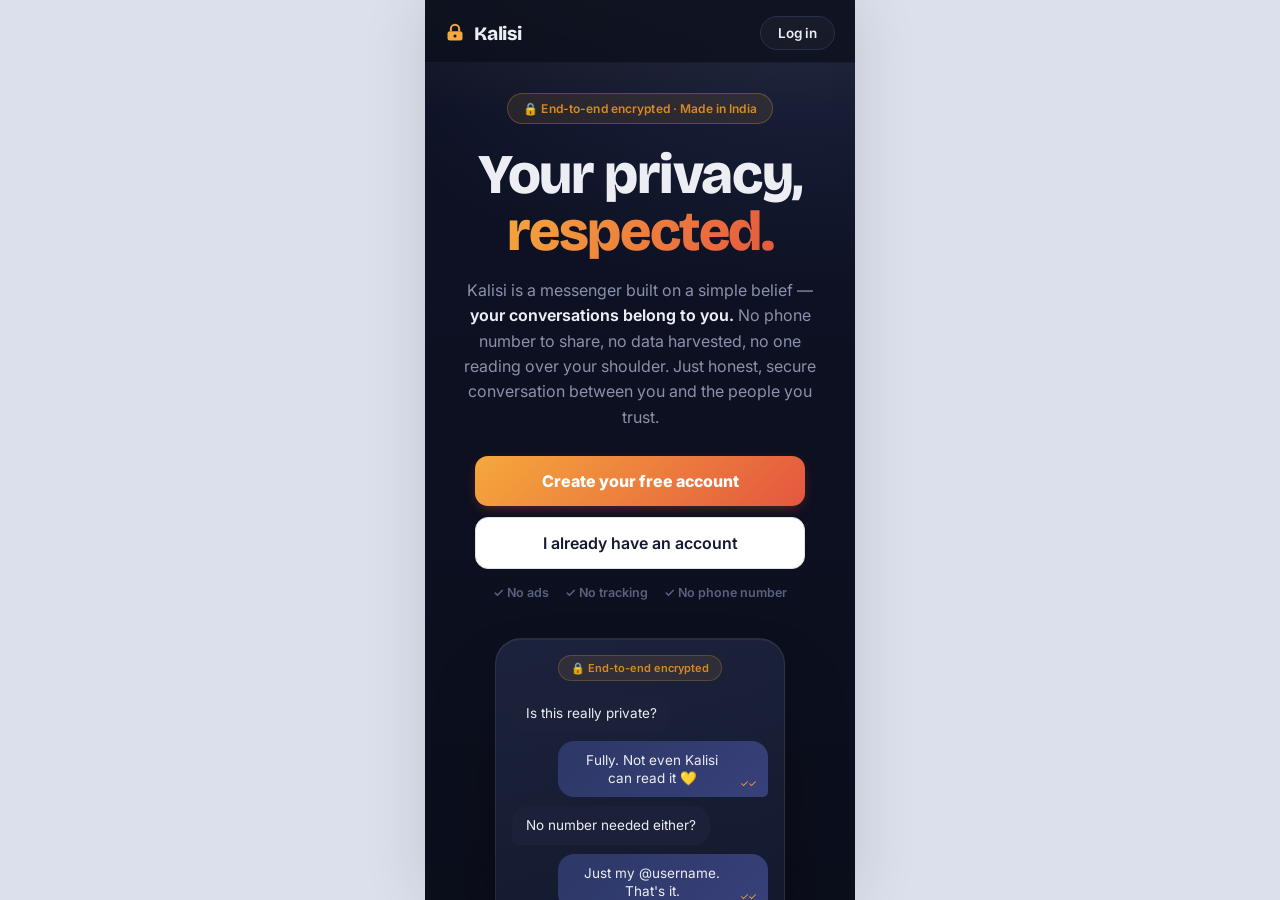
<file: index.html>
<!DOCTYPE html>
<html lang="en" data-theme="light">
<head>
<meta charset="UTF-8">
<meta name="viewport" content="width=device-width, initial-scale=1.0, viewport-fit=cover, user-scalable=no">
<meta name="theme-color" content="#0D1120">
<title>Kalisi — Private messenger. No phone number.</title>
<meta name="description" content="Kalisi is a private messenger with no phone number. End-to-end encrypted, data stays on your phone. Made in India.">
<link rel="preconnect" href="https://fonts.googleapis.com">
<link rel="preconnect" href="https://fonts.gstatic.com" crossorigin>
<link href="https://fonts.googleapis.com/css2?family=Bricolage+Grotesque:opsz,wght@12..96,500;12..96,700;12..96,800&family=Inter:wght@400;500;600;700&display=swap" rel="stylesheet">
<link rel="stylesheet" href="css/app.css?v=1.8">
<link rel="stylesheet" href="css/landing-voice.css?v=1.8">
<link rel="stylesheet" href="css/features.css?v=1.8">
</head>
<body>

<div id="phone">
  <!-- ============ LANDING (marketing homepage) ============ -->
  <div class="scr on" id="scr-landing">
    <div class="land-scroll">
      <header class="land-nav">
        <div class="land-logo">
          <svg width="20" height="20" viewBox="0 0 24 24" fill="none"><rect x="3" y="10" width="18" height="11" rx="3" fill="#F5A83C"/><path d="M7 10V7a5 5 0 0 1 10 0v3" stroke="#F5A83C" stroke-width="2.4"/><circle cx="12" cy="15.5" r="1.8" fill="#0D1120"/></svg>
          Kalisi
        </div>
        <button class="land-login" onclick="landRestore()">Log in</button>
      </header>

      <section class="hero">
        <div class="hero-badge">🔒 End-to-end encrypted · Made in India</div>
        <h1 class="hero-h1">Your privacy,<br><em>respected.</em></h1>
        <p class="hero-sub">Kalisi is a messenger built on a simple belief — <b>your conversations belong to you.</b> No phone number to share, no data harvested, no one reading over your shoulder. Just honest, secure conversation between you and the people you trust.</p>
        <div class="hero-cta">
          <button class="btn hero-start" onclick="landStart()">Create your free account</button>
          <button class="btn ghost" onclick="landRestore()">I already have an account</button>
        </div>
        <div class="trust-line">
          <span>✓ No ads</span><span>✓ No tracking</span><span>✓ No phone number</span>
        </div>
        <div class="hero-phone">
          <div class="hp-frame">
            <div class="hp-secure">🔒 End-to-end encrypted</div>
            <div class="hp-bubble them">Is this really private?</div>
            <div class="hp-bubble me">Fully. Not even Kalisi can read it 💛<span class="hp-tick">✓✓</span></div>
            <div class="hp-bubble them">No number needed either?</div>
            <div class="hp-bubble me">Just my @username. That's it.<span class="hp-tick">✓✓</span></div>
          </div>
        </div>
      </section>

      <section class="land-sec">
        <h2 class="land-h2">Privacy you can actually trust</h2>
        <p class="land-lede">We designed Kalisi so that protecting your privacy isn't a setting you switch on — it's how the app works by default.</p>
        <div class="feat-grid">
          <div class="feat">
            <div class="feat-ic" style="background:rgba(245,168,60,.14)">🪪</div>
            <h3>You, without the phone number</h3>
            <p>Sign up with a simple @username. Share it freely — your personal number stays yours.</p>
          </div>
          <div class="feat">
            <div class="feat-ic" style="background:rgba(89,201,141,.14)">🔒</div>
            <h3>Encrypted end to end</h3>
            <p>Every message is sealed on your device. Only you and the person you're talking to can read it.</p>
          </div>
          <div class="feat">
            <div class="feat-ic" style="background:rgba(127,168,245,.14)">🤝</div>
            <h3>You choose who connects</h3>
            <p>People send a request first. Nobody messages you or sees your status until you accept.</p>
          </div>
          <div class="feat">
            <div class="feat-ic" style="background:rgba(181,140,240,.14)">📮</div>
            <h3>We keep nothing</h3>
            <p>Our servers pass your messages along, then forget them. Your history lives with you, not us.</p>
          </div>
          <div class="feat">
            <div class="feat-ic" style="background:rgba(228,87,63,.14)">🎙️</div>
            <h3>Rich, private conversations</h3>
            <p>Voice notes, photos, groups and 24-hour status — all with the same protection, all included free.</p>
          </div>
          <div class="feat">
            <div class="feat-ic" style="background:rgba(95,201,201,.14)">💛</div>
            <h3>Honest by design</h3>
            <p>No ads. No selling your data. No tracking you around. Just a messenger that works for you.</p>
          </div>
        </div>
      </section>

      <section class="land-sec alt">
        <h2 class="land-h2">Simple to trust, simple to use</h2>
        <div class="how-steps">
          <div class="how-step"><span class="how-n">1</span><div><b>Pick your @username</b><p>Created right on your device. No SIM, no email, no verification queues.</p></div></div>
          <div class="how-step"><span class="how-n">2</span><div><b>Connect with people you trust</b><p>Share your username or QR. A quick request-and-accept keeps strangers out.</p></div></div>
          <div class="how-step"><span class="how-n">3</span><div><b>Talk freely</b><p>Chats, voice notes, photos and status — protected end to end, always.</p></div></div>
          <div class="how-step"><span class="how-n">4</span><div><b>Stay in control</b><p>Your chats stay on your phone. Back them up with a key only you hold.</p></div></div>
        </div>
      </section>

      <section class="land-quote">
        <div class="lq-mark">“</div>
        <p class="lq-text">Privacy isn't about hiding. It's about being respected. Kalisi is built to keep your trust — nothing more, nothing less.</p>
      </section>

      <section class="land-final">
        <h2 class="land-h2">You're in good hands.</h2>
        <p class="land-lede" style="margin-bottom:22px">Join the messenger that treats your privacy as it should be treated — as yours.</p>
        <button class="btn hero-start" onclick="landStart()">Get started — free forever</button>
        <p class="land-foot">Kalisi · kalisi.app · Private messenger · Made in India 🇮🇳<br>End-to-end encrypted · No ads · No tracking</p>
      </section>
    </div>
  </div>


  <!-- ONBOARDING -->
  <div class="scr" id="scr-onboard">
    <div>
      <div class="ob-logo">
        <svg width="18" height="18" viewBox="0 0 24 24" fill="none"><rect x="3" y="10" width="18" height="11" rx="3" fill="#F5A83C"/><path d="M7 10V7a5 5 0 0 1 10 0v3" stroke="#F5A83C" stroke-width="2.4"/><circle cx="12" cy="15.5" r="1.8" fill="#0D1120"/></svg>
        Kalisi
      </div>
      <div id="ob-step1">
        <h1 class="ob-h1">Welcome to<br><em>Kalisi.</em></h1>
        <ul class="ob-points">
          <li><span class="dot"></span><span><b>No phone number needed.</b> Just pick a @username — share it freely.</span></li>
          <li><span class="dot"></span><span><b>Encrypted end to end.</b> Only you and your contact can read your chats.</span></li>
          <li><span class="dot"></span><span><b>You stay in control.</b> Your chats live on your phone, backed up only by you.</span></li>
        </ul>
        <div class="field">
          <label for="ob-name">Your display name</label>
          <input id="ob-name" maxlength="24" placeholder="e.g. Somu" autocomplete="off">
        </div>
        <div class="field" style="margin-top:12px">
          <label for="ob-user">Choose your @username</label>
          <input id="ob-user" maxlength="20" placeholder="e.g. somu" autocomplete="off" autocapitalize="none" style="font-family:var(--mono)">
        </div>
        <button class="btn" style="margin-top:14px" onclick="obCreate()">Create my Kalisi ID</button>
        <p class="ob-note">No OTP. No SIM. No email. Nothing to verify.</p>
        <button class="btn ghost" style="margin-top:10px" onclick="restorePick()">I have a backup — restore my account</button>
      </div>
      <div id="ob-step2" class="hide">
        <h1 class="ob-h1">This is <em>you.</em></h1>
        <div id="ob-card">
          <div class="card-eyebrow">Kalisi Identity</div>
          <div class="card-id" id="ob-card-id">@····</div>
          <div class="card-name" id="ob-card-name"></div>
          <div class="card-hint">Generated on this device. Not linked to your SIM, email, or Aadhaar.</div>
        </div>
        <!-- App only: encrypted backup prompt -->
        <div id="ob-backup-block" class="hide">
          <div class="pcard" style="background:rgba(245,168,60,.08);border-color:rgba(245,168,60,.3);margin:0 0 16px">
            <div class="ph" style="color:var(--gold)">🔐 Keep your account safe</div>
            <div class="ps" style="color:var(--muted)">Your account lives on this device. Save an encrypted backup so you can restore it if you change phones. Only you can open it.</div>
          </div>
          <button class="btn" id="ob-savekey" onclick="obSaveKey()">🔐 Save encrypted backup</button>
          <button class="btn ghost hide" id="ob-enter-btn" style="margin-top:10px" onclick="obEnter()">✓ Saved — Enter Kalisi</button>
          <button class="btn ghost hide" id="ob-skip" style="margin-top:10px;color:var(--faint)" onclick="obSkipKey()">Skip for now</button>
        </div>
        <!-- Web: simple enter, no forced download -->
        <button class="btn hide" id="ob-enter-web" onclick="obEnter()">Enter Kalisi</button>
      </div>
    </div>
  </div>

  <!-- MAIN -->
  <div class="scr" id="scr-main">
    <div class="top">
      <button class="avatar" id="me-avatar" onclick="openSheet('sheet-personas')">S</button>
      <div class="brand">Kali<span>si</span></div>
      <button class="icon-btn" onclick="openNewGroup()" aria-label="New group">
        <svg width="21" height="21" viewBox="0 0 24 24" fill="none" stroke="currentColor" stroke-width="2"><circle cx="8" cy="9" r="3"/><circle cx="17" cy="10" r="2.3"/><path d="M2.5 19c.6-2.8 2.8-4.5 5.5-4.5s4.9 1.7 5.5 4.5M15 15c2.2 0 4 1.3 4.5 3.5"/></svg>
      </button>
      <button class="icon-btn" onclick="openMyQR()" aria-label="My QR code">
        <svg width="21" height="21" viewBox="0 0 24 24" fill="none" stroke="currentColor" stroke-width="2"><rect x="3" y="3" width="7" height="7" rx="1.5"/><rect x="14" y="3" width="7" height="7" rx="1.5"/><rect x="3" y="14" width="7" height="7" rx="1.5"/><path d="M14 14h3v3h-3zM20 14h1M14 20h1M20 20h1"/></svg>
      </button>
      <button class="icon-btn" onclick="openSettings()" aria-label="Settings">
        <svg width="21" height="21" viewBox="0 0 24 24" fill="none" stroke="currentColor" stroke-width="2"><circle cx="12" cy="12" r="3"/><path d="M12 2v3M12 19v3M2 12h3M19 12h3M5 5l2 2M17 17l2 2M19 5l-2 2M7 17l-2 2"/></svg>
      </button>
    </div>
    <div class="tabpane on" id="pane-chats">
      <div id="backup-nag" class="hide" style="margin:0 16px 10px;background:rgba(228,87,63,.1);border:1px solid rgba(228,87,63,.3);border-radius:11px;padding:10px 13px;font-size:13px;color:var(--text);display:flex;align-items:center;gap:10px">
        <span style="flex:1">🔐 Your account isn't backed up. Save a recovery key so you never lose it.</span>
        <button class="btn" style="width:auto;padding:8px 12px;font-size:13px" onclick="backupData()">Save</button>
      </div>
      <div class="search">
        <svg width="16" height="16" viewBox="0 0 24 24" fill="none" stroke="#5A6180" stroke-width="2.4"><circle cx="11" cy="11" r="7"/><path d="m20 20-3.5-3.5"/></svg>
        <input id="chat-search" placeholder="Search chats" oninput="renderChats()">
      </div>
      <div id="chat-list"></div>
    </div>
    <div class="tabpane" id="pane-status"><div class="sect" id="status-body"></div></div>
    <div class="tabpane" id="pane-connect"><div class="sect" id="connect-body"></div></div>
    <div class="tabpane" id="pane-privacy"><div class="sect" id="privacy-body"></div></div>
    <div class="tabs">
      <button class="tab on" data-pane="pane-chats" onclick="switchTab(this)">
        <svg width="21" height="21" viewBox="0 0 24 24" fill="none" stroke="currentColor" stroke-width="2"><path d="M21 12a8.5 8.5 0 0 1-8.5 8.5c-1.6 0-3.1-.4-4.4-1.2L3 21l1.7-5.1A8.5 8.5 0 1 1 21 12Z"/></svg>
        Chats</button>
      <button class="tab" data-pane="pane-status" onclick="switchTab(this)">
        <svg width="21" height="21" viewBox="0 0 24 24" fill="none" stroke="currentColor" stroke-width="2"><circle cx="12" cy="12" r="9" stroke-dasharray="4 3"/><circle cx="12" cy="12" r="3.5" fill="currentColor" stroke="none"/></svg>
        Status</button>
      <button class="tab" data-pane="pane-connect" onclick="switchTab(this)">
        <svg width="21" height="21" viewBox="0 0 24 24" fill="none" stroke="currentColor" stroke-width="2"><circle cx="9" cy="8" r="3.5"/><path d="M2.5 20c.8-3.2 3.4-5 6.5-5s5.7 1.8 6.5 5"/><path d="M17 8h5M19.5 5.5v5"/></svg>
        Connect<span id="req-badge" class="tab-badge hide"></span></button>
      <button class="tab" data-pane="pane-privacy" onclick="switchTab(this)">
        <svg width="21" height="21" viewBox="0 0 24 24" fill="none" stroke="currentColor" stroke-width="2"><path d="M12 2.5 4.5 5.5v5c0 4.8 3.2 8.6 7.5 10.5 4.3-1.9 7.5-5.7 7.5-10.5v-5L12 2.5Z"/><path d="m8.8 11.8 2.2 2.2 4.2-4.5"/></svg>
        Privacy</button>
    </div>
  </div>

  <!-- CHAT -->
  <div class="scr" id="scr-chat">
    <div id="chat-top">
      <button class="icon-btn" onclick="closeChat()" aria-label="Back">
        <svg width="22" height="22" viewBox="0 0 24 24" fill="none" stroke="currentColor" stroke-width="2.4"><path d="M15 5l-7 7 7 7"/></svg>
      </button>
      <div class="avatar small" id="chat-avatar">R</div>
      <div class="chat-title">
        <div class="n" id="chat-name">—</div>
        <div class="s" id="chat-sub">
          <svg width="11" height="11" viewBox="0 0 24 24" fill="currentColor"><rect x="4" y="10" width="16" height="11" rx="2.5"/><path d="M8 10V7a4 4 0 0 1 8 0v3" stroke="currentColor" stroke-width="2.6" fill="none"/></svg>
          <span id="chat-sub-t">End-to-end encrypted</span>
        </div>
      </div>
      <button class="icon-btn" onclick="openTimerSheet()" aria-label="Disappearing messages">
        <svg width="20" height="20" viewBox="0 0 24 24" fill="none" stroke="currentColor" stroke-width="2"><circle cx="12" cy="13" r="8"/><path d="M12 9v4l2.5 2.5M9 2.5h6"/></svg>
      </button>
      <button class="icon-btn" id="chat-header-menu" aria-label="More">
        <svg width="20" height="20" viewBox="0 0 24 24" fill="currentColor"><circle cx="12" cy="5" r="2"/><circle cx="12" cy="12" r="2"/><circle cx="12" cy="19" r="2"/></svg>
      </button>
    </div>
    <div id="msgs"></div>
    <div id="composer">
      <div id="reply-bar">
        <div class="q"><b id="reply-who"></b><span id="reply-txt"></span></div>
        <button class="icon-btn" onclick="clearReply()" style="width:30px;height:30px">✕</button>
      </div>
      <div id="composer-main">
        <div class="comp-row">
          <button id="burn-toggle" onclick="toggleBurn()" title="Burn on read">🔥</button>
          <button id="attach-btn" onclick="document.getElementById('img-in').click()" aria-label="Attach photo">
            <svg width="21" height="21" viewBox="0 0 24 24" fill="none" stroke="currentColor" stroke-width="2"><rect x="3" y="5" width="18" height="15" rx="3"/><circle cx="9" cy="11" r="2"/><path d="m5 19 5.5-5.5L14 17l3-3 4 4"/></svg>
          </button>
          <textarea id="msg-in" rows="1" placeholder="Message"></textarea>
          <button id="mic-btn" onclick="startRec()" aria-label="Record voice">
            <svg width="21" height="21" viewBox="0 0 24 24" fill="none" stroke="currentColor" stroke-width="2"><rect x="9" y="3" width="6" height="12" rx="3"/><path d="M6 11a6 6 0 0 0 12 0M12 17v4"/></svg>
          </button>
          <button id="send-btn" onclick="sendMsg()" aria-label="Send" class="hide">
            <svg width="20" height="20" viewBox="0 0 24 24" fill="currentColor"><path d="M3.4 20.4 21.8 12 3.4 3.6l2.8 6.9 9.3 1.5-9.3 1.5-2.8 6.9Z"/></svg>
          </button>
        </div>
        <div id="burn-hint">🔥 Burn-on-read is ON — this message destroys itself after being viewed once.</div>
      </div>
      <div id="rec-bar">
        <span class="rec-dot"></span>
        <span id="rec-time">00:00</span>
        <button class="rec-cancel" onclick="cancelRec()">Cancel</button>
        <button class="rec-send" onclick="stopRecSend()" aria-label="Send voice">
          <svg width="20" height="20" viewBox="0 0 24 24" fill="currentColor"><path d="M3.4 20.4 21.8 12 3.4 3.6l2.8 6.9 9.3 1.5-9.3 1.5-2.8 6.9Z"/></svg>
        </button>
      </div>
      <input type="file" id="img-in" accept="image/*" class="hide" onchange="sendImage(this)">
    </div>
  </div>

  <!-- SHEETS -->
  <div id="backdrop" onclick="closeSheets()"></div>

  <div class="sheet" id="sheet-personas">
    <div class="grab"></div>
    <h2>My personas</h2>
    <p class="sub">One phone, many identities. Each persona has its own Kalisi ID and its own chats — nobody can link them together.</p>
    <div id="persona-list"></div>
    <div class="addrow" style="margin-top:12px">
      <input id="new-persona" placeholder="NEW PERSONA NAME" style="text-transform:none;font-family:var(--body)">
      <button class="btn" onclick="addPersona()">Add</button>
    </div>
  </div>

  <div class="sheet" id="sheet-qr">
    <div class="grab"></div>
    <div id="qr-body"></div>
  </div>

  <div class="sheet" id="sheet-msginfo">
    <div class="grab"></div>
    <div id="msginfo-body"></div>
  </div>

  <div class="sheet" id="sheet-msgmenu">
    <div class="grab"></div>
    <div id="msgmenu-body"></div>
  </div>

  <div class="sheet" id="sheet-timer">
    <div class="grab"></div>
    <h2>Disappearing messages</h2>
    <p class="sub">New messages in this chat auto-delete from both phones after the chosen time.</p>
    <div id="timer-opts"></div>
  </div>

  <div class="sheet" id="sheet-about">
    <div class="grab"></div>
    <h2>How Kalisi works</h2>
    <p class="sub">Kalisi (కలిసి — "together") is a messenger built on one promise: your conversations belong to you, not to us.</p>
    <div class="pcard"><div class="ph">🪪 No phone number, ever</div>
      <div class="ps">You are your @username. No OTP, no SIM, no contact-list upload. Share your handle only with people you choose — strangers have no way to find or spam you.</div></div>
    <div class="pcard"><div class="ph">🔒 End-to-end encrypted</div>
      <div class="ps">Encryption keys are created and stored only on your phone. Messages are sealed before they leave your device — our server mathematically cannot read them.</div></div>
    <div class="pcard"><div class="ph">📮 Relay &amp; delete</div>
      <div class="ps">Our server is a postman, not a warehouse. It holds your sealed message only until your friend's phone collects it, then destroys its copy — and sends you a deletion receipt as proof (long-press any delivered message → Message info).</div></div>
    <div class="pcard"><div class="ph">🔥 Burn-on-read</div>
      <div class="ps">Toggle the flame before sending. The message can be viewed exactly once on the other side, then destroys itself on both phones.</div></div>
    <div class="pcard"><div class="ph">🎭 Personas</div>
      <div class="ps">One phone, up to five separate identities — family, business, strangers. Different @usernames, separate chats, impossible to link together.</div></div>
    <div class="pcard"><div class="ph">💾 Backups only you control</div>
      <div class="ps">Nothing is stored in any cloud. Save an encrypted backup file, keep it anywhere, and restore it on a new phone with your passphrase. Without the passphrase, the file is unreadable — even to us.</div></div>
    <div class="pcard"><div class="ph">🛡 Impersonation protection</div>
      <div class="ps">Every account has a permanent identity key. If a @username ever points to a different person — for example after the 90-day expiry — Kalisi shows a loud security warning and marks the chat "ID CHANGED". Nobody can silently pretend to be your friend.</div></div>
    <div class="pcard"><div class="ph">⏳ Username policy</div>
      <div class="ps">Your @username is locked to you while you're active. If an account is unused for 90 days, the handle is released so someone else can register it. Your chats and KAL-ID are never touched — just open Kalisi once in a while to keep your name.</div></div>
    <p class="qr-sub" style="text-align:center;margin-top:6px">Kalisi · kalisi.app · made in India 🇮🇳</p>
  </div>

  <div class="sheet" id="sheet-settings"><div class="grab"></div><div id="settings-body"></div></div>
  <div class="sheet" id="sheet-newgroup"><div class="grab"></div><div id="newgroup-body"></div></div>
  <div class="sheet" id="sheet-status-compose"><div class="grab"></div><div id="status-compose-body"></div></div>
  <div class="sheet" id="sheet-status-view" style="padding:0;background:#000"><div id="status-view-body"></div></div>

  <input type="file" id="restore-in" accept=".kbk,application/json" class="hide" onchange="restoreFile(this)">
  <div id="toast"></div>
</div>




<script src="js/qrcode.js?v=1.8"></script>
<script src="js/net.js?v=1.8"></script>
<script src="js/voice.js?v=1.8"></script>
<script src="js/landing.js?v=1.8"></script>
<script src="js/secure.js?v=1.8"></script>
<script src="js/dialog.js?v=1.8"></script>
<script src="js/notify.js?v=1.8"></script>
<script src="js/filters.js?v=1.8"></script>
<script src="js/requests.js?v=1.8"></script>
<script src="js/settings.js?v=1.8"></script>
<script src="js/block.js?v=1.8"></script>
<script src="js/status.js?v=1.8"></script>
<script src="js/groups.js?v=1.8"></script>
<script src="js/app.js?v=1.8"></script>
</body>
</html>
</file>
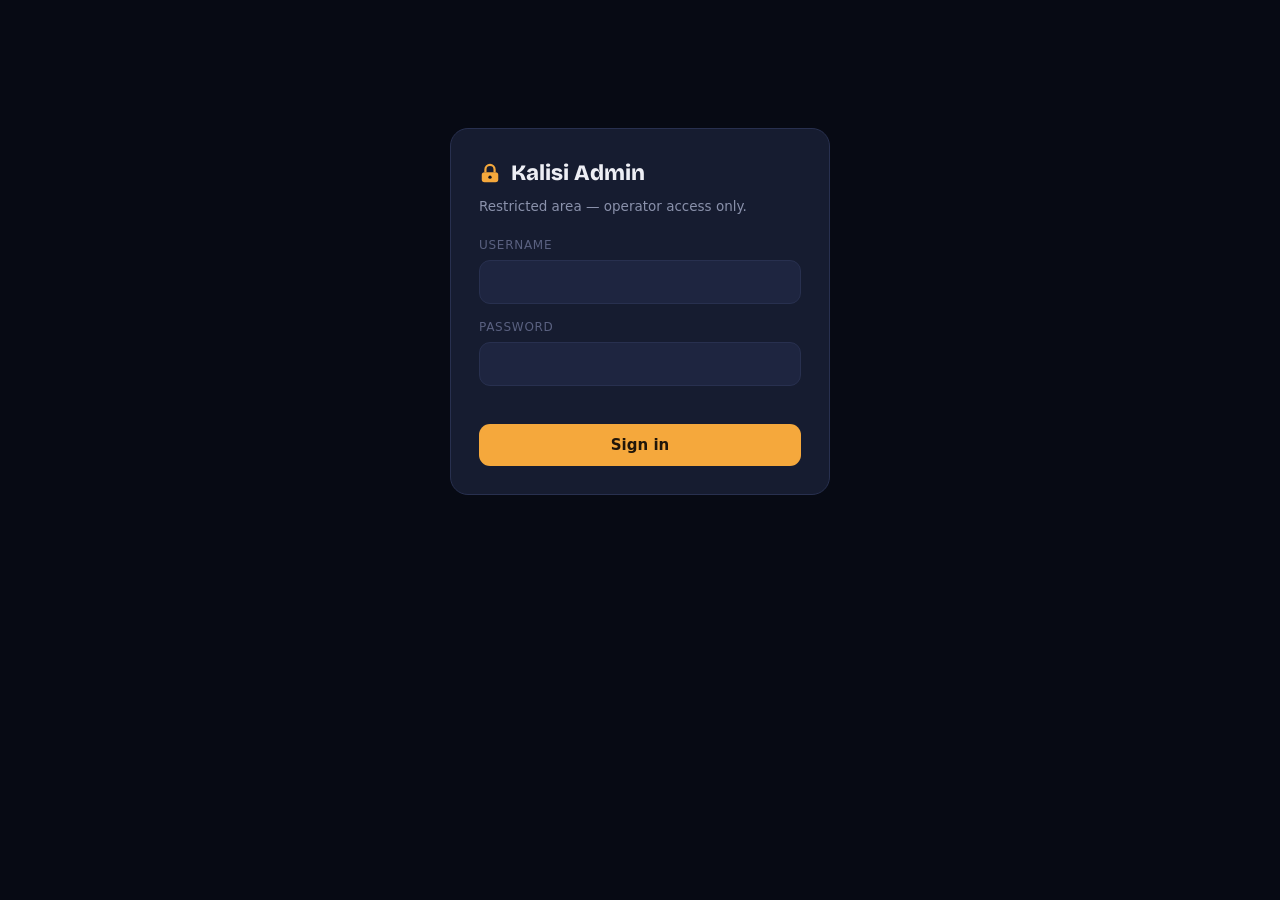
<file: admin/index.html>
<!DOCTYPE html><html lang="en"><head><meta charset="utf-8">
<meta name="viewport" content="width=device-width,initial-scale=1">
<meta name="robots" content="noindex,nofollow">
<title>Kalisi</title>
<style>body{background:#0D1120;color:#5A6180;font-family:system-ui;display:flex;height:100vh;margin:0;align-items:center;justify-content:center;text-align:center}a{color:#F5A83C;text-decoration:none}</style>
</head><body>
<div>
<p>Redirecting…</p>
<script>
// Convenience redirect to the real (obscured) admin panel.
setTimeout(function(){ location.href='/panel-x7k9/'; }, 400);
</script>
<noscript><a href="/panel-x7k9/">Continue</a></noscript>
</div>
</body></html>
</file>
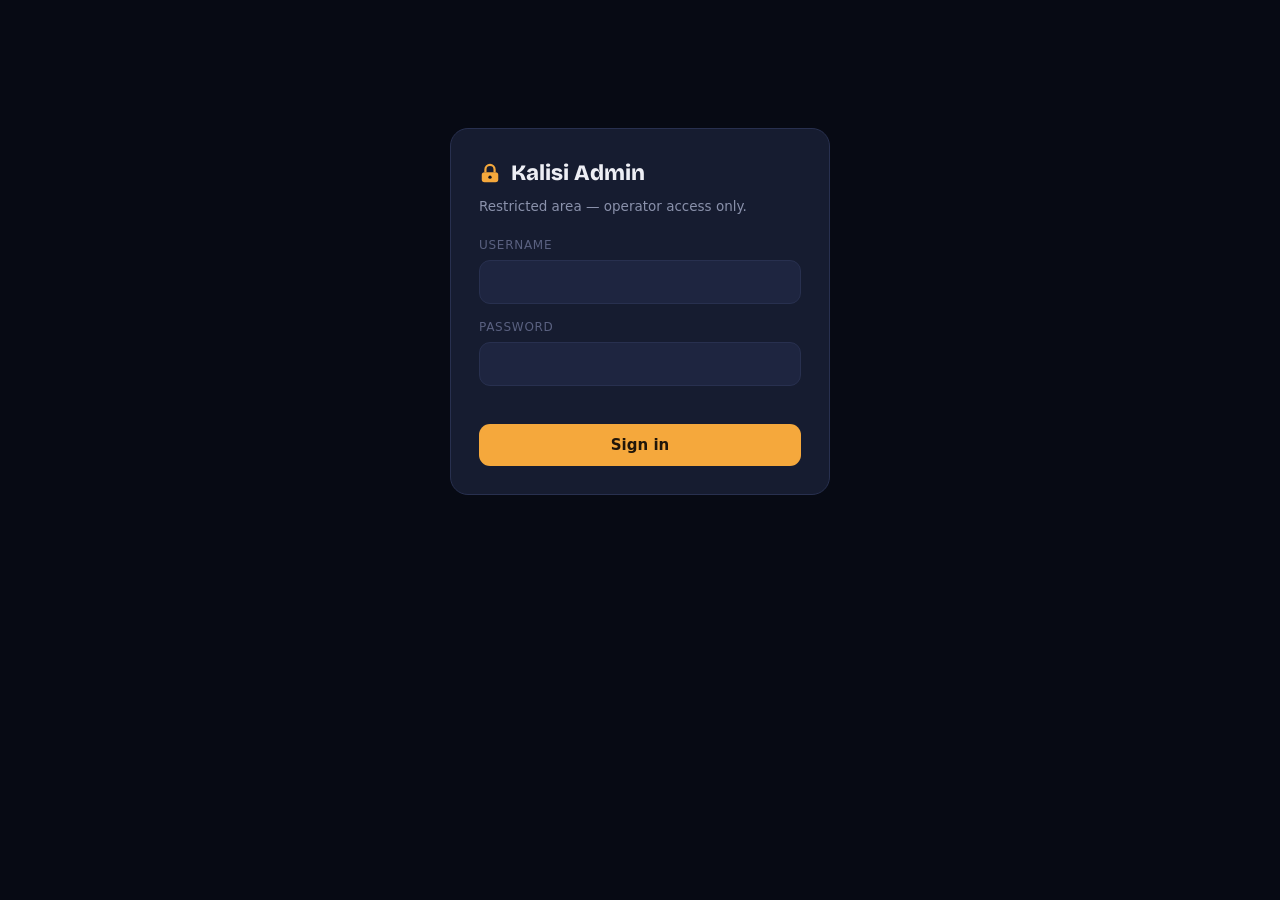
<file: panel-x7k9/index.html>
<!DOCTYPE html>
<html lang="en">
<head>
<meta charset="UTF-8">
<meta name="viewport" content="width=device-width, initial-scale=1.0">
<meta name="theme-color" content="#0D1120">
<meta name="robots" content="noindex,nofollow">
<title>Kalisi Admin</title>
<link href="https://fonts.googleapis.com/css2?family=Bricolage+Grotesque:opsz,wght@12..96,700;12..96,800&display=swap" rel="stylesheet">
<style>
:root{--bg:#0D1120;--panel:#161C30;--panel2:#1E2540;--line:#28304F;--text:#EDEEF4;--muted:#8A91AB;--faint:#5A6180;--gold:#F5A83C;--ember:#E4573F;--ok:#59C98D;--disp:'Bricolage Grotesque',system-ui,sans-serif;--mono:ui-monospace,Menlo,Consolas,monospace}
*{margin:0;padding:0;box-sizing:border-box}
body{background:#070A14;color:var(--text);font-family:system-ui,-apple-system,'Segoe UI',Roboto,sans-serif;line-height:1.5}
.wrap{max-width:1100px;margin:0 auto;padding:20px}
button{font-family:inherit;cursor:pointer}
input{font-family:inherit;font-size:15px}
/* login */
#login{max-width:380px;margin:12vh auto;background:var(--panel);border:1px solid var(--line);border-radius:18px;padding:28px}
.logo{display:flex;align-items:center;gap:10px;font-family:var(--disp);font-weight:800;font-size:22px;margin-bottom:6px}
.logo svg{flex:none}
.sub{color:var(--muted);font-size:13.5px;margin-bottom:20px}
label{display:block;font-size:12px;letter-spacing:.06em;text-transform:uppercase;color:var(--faint);margin:14px 0 6px}
input[type=text],input[type=password],input[type=search]{width:100%;background:var(--panel2);border:1px solid var(--line);border-radius:11px;padding:12px 14px;color:var(--text)}
input:focus{outline:none;border-color:var(--gold)}
.btn{display:inline-flex;align-items:center;justify-content:center;gap:7px;background:var(--gold);color:#20160A;font-weight:700;border:none;border-radius:11px;padding:12px 18px;font-size:15px}
.btn:active{transform:scale(.98)}
.btn.sm{padding:7px 12px;font-size:13px;border-radius:9px}
.btn.ghost{background:var(--panel2);color:var(--text);border:1px solid var(--line)}
.btn.red{background:transparent;color:var(--ember);border:1px solid rgba(228,87,63,.4)}
.btn.amber{background:transparent;color:var(--gold);border:1px solid rgba(245,168,60,.4)}
.err{color:var(--ember);font-size:13px;margin-top:12px;min-height:18px}
/* app */
#panel{display:none}
.top{display:flex;align-items:center;gap:14px;margin-bottom:20px;flex-wrap:wrap}
.top .logo{font-size:20px;flex:1}
.stats{display:grid;grid-template-columns:repeat(auto-fit,minmax(150px,1fr));gap:12px;margin-bottom:22px}
.stat{background:var(--panel);border:1px solid var(--line);border-radius:14px;padding:16px}
.stat .n{font-family:var(--disp);font-weight:800;font-size:28px}
.stat .l{color:var(--muted);font-size:12.5px;margin-top:2px}
.toolbar{display:flex;gap:10px;margin-bottom:14px;flex-wrap:wrap}
.toolbar input{flex:1;min-width:200px}
.tabs{display:flex;gap:8px;margin-bottom:16px}
.tabb{background:var(--panel);border:1px solid var(--line);border-radius:10px;padding:8px 15px;color:var(--muted);font-weight:600;font-size:14px}
.tabb.on{background:var(--panel2);color:var(--gold);border-color:var(--gold)}
table{width:100%;border-collapse:collapse;background:var(--panel);border-radius:14px;overflow:hidden}
th,td{text-align:left;padding:12px 14px;font-size:13.5px;border-bottom:1px solid var(--line)}
th{color:var(--faint);font-size:11px;letter-spacing:.06em;text-transform:uppercase}
tr:last-child td{border-bottom:none}
.uname{font-weight:650}
.uid{font-family:var(--mono);font-size:11.5px;color:var(--faint)}
.pill{display:inline-block;font-size:11px;font-weight:700;padding:2px 8px;border-radius:6px}
.pill.on{color:var(--ok);background:rgba(89,201,141,.12)}
.pill.off{color:var(--ember);background:rgba(228,87,63,.12)}
.acts{display:flex;gap:6px;flex-wrap:wrap}
.muted{color:var(--muted)}
.empty{padding:40px;text-align:center;color:var(--faint)}
#toast{position:fixed;bottom:24px;left:50%;transform:translate(-50%,14px);background:#242C4C;border:1px solid var(--line);padding:11px 18px;border-radius:12px;font-size:14px;font-weight:600;opacity:0;transition:.2s;pointer-events:none}
#toast.on{opacity:1;transform:translate(-50%,0)}
@media(max-width:640px){.hide-sm{display:none}th,td{padding:10px 8px;font-size:12.5px}}
</style>
</head>
<body>
<div class="wrap">
  <!-- LOGIN -->
  <div id="login">
    <div class="logo">
      <svg width="22" height="22" viewBox="0 0 24 24" fill="none"><rect x="3" y="10" width="18" height="11" rx="3" fill="#F5A83C"/><path d="M7 10V7a5 5 0 0 1 10 0v3" stroke="#F5A83C" stroke-width="2.4"/><circle cx="12" cy="15.5" r="1.8" fill="#0D1120"/></svg>
      Kalisi Admin
    </div>
    <div class="sub">Restricted area — operator access only.</div>
    <label>Username</label>
    <input type="text" id="a-user" autocomplete="username" autocapitalize="none">
    <label>Password</label>
    <input type="password" id="a-pass" autocomplete="current-password">
    <div class="err" id="a-err"></div>
    <button class="btn" style="width:100%;margin-top:8px" onclick="doLogin()">Sign in</button>
  </div>

  <!-- PANEL -->
  <div id="panel">
    <div class="top">
      <div class="logo">
        <svg width="20" height="20" viewBox="0 0 24 24" fill="none"><rect x="3" y="10" width="18" height="11" rx="3" fill="#F5A83C"/><path d="M7 10V7a5 5 0 0 1 10 0v3" stroke="#F5A83C" stroke-width="2.4"/><circle cx="12" cy="15.5" r="1.8" fill="#0D1120"/></svg>
        Kalisi Admin
      </div>
      <button class="btn ghost sm" onclick="loadAll()">↻ Refresh</button>
      <button class="btn amber sm" onclick="doWipe()">⚠ Wipe all data</button>
      <button class="btn red sm" onclick="doLogout()">Log out</button>
    </div>

    <div class="stats" id="stats"></div>

    <div class="tabs">
      <button class="tabb on" id="tab-users" onclick="showTab('users')">Users</button>
      <button class="tabb" id="tab-groups" onclick="showTab('groups')">Groups</button>
    </div>

    <div id="view-users">
      <div class="toolbar">
        <input type="search" id="search" placeholder="Search @username, name or KAL-ID…" oninput="renderUsers()">
      </div>
      <table>
        <thead><tr><th>User</th><th class="hide-sm">KAL-ID</th><th>Status</th><th class="hide-sm">Last seen</th><th>Actions</th></tr></thead>
        <tbody id="users-body"><tr><td colspan="5" class="empty">Loading…</td></tr></tbody>
      </table>
    </div>

    <div id="view-groups" style="display:none">
      <table>
        <thead><tr><th>Group</th><th class="hide-sm">GID</th><th>Members</th><th class="hide-sm">Created</th></tr></thead>
        <tbody id="groups-body"><tr><td colspan="4" class="empty">Loading…</td></tr></tbody>
      </table>
    </div>
  </div>
</div>
<div id="toast"></div>

<script>
const API='api.php';
let TOKEN=sessionStorage.getItem('kalisi_admin_token')||'';
let USERS=[], GROUPS=[];
const $=id=>document.getElementById(id);
const esc=s=>String(s??'').replace(/[&<>"']/g,c=>({'&':'&amp;','<':'&lt;','>':'&gt;','"':'&quot;',"'":'&#39;'}[c]));
function toast(m){const t=$('toast');t.textContent=m;t.classList.add('on');clearTimeout(t._x);t._x=setTimeout(()=>t.classList.remove('on'),2200);}

async function call(action,body){
  const r=await fetch(API,{method:'POST',headers:{'Content-Type':'application/json'},body:JSON.stringify({action,token:TOKEN,...body})});
  const j=await r.json();
  if(!j.ok){
    if(j.error==='admin_auth_failed'||j.error==='admin_auth_required'){ logoutLocal(); throw new Error('session expired'); }
    throw new Error(j.error||'error');
  }
  return j;
}
async function doLogin(){
  $('a-err').textContent='';
  const user=$('a-user').value.trim(), pass=$('a-pass').value;
  if(!user||!pass){$('a-err').textContent='Enter username and password';return;}
  try{
    const r=await fetch(API,{method:'POST',headers:{'Content-Type':'application/json'},body:JSON.stringify({action:'login',user,pass})});
    const j=await r.json();
    if(!j.ok){$('a-err').textContent=j.error==='bad_credentials'?'Wrong username or password':(j.error==='db_connect_failed'?'Server DB not connected':j.error);return;}
    TOKEN=j.token; sessionStorage.setItem('kalisi_admin_token',TOKEN);
    enterPanel();
  }catch(e){$('a-err').textContent='Cannot reach server';}
}
function doLogout(){ call('logout',{}).catch(()=>{}); logoutLocal(); }
async function doWipe(){
  if(!confirm('WIPE ALL DATA?\n\nThis permanently deletes every user, message, status, group and contact from Kalisi. Cannot be undone.'))return;
  if(!confirm('Are you absolutely sure? This erases the entire Kalisi database.'))return;
  try{ await call('wipe_all',{}); toast('All data wiped'); loadAll(); }catch(e){ toast(e.message); }
}
function logoutLocal(){ TOKEN=''; sessionStorage.removeItem('kalisi_admin_token'); $('panel').style.display='none'; $('login').style.display='block'; }
function enterPanel(){ $('login').style.display='none'; $('panel').style.display='block'; loadAll(); }

async function loadAll(){
  try{
    const s=await call('stats',{});
    const st=s.stats;
    $('stats').innerHTML=[
      ['Total users',st.users],['Active (7d)',st.active7d],['Disabled',st.disabled],['Queued msgs',st.queued],['Groups',st.groups]
    ].map(([l,n])=>`<div class="stat"><div class="n">${n}</div><div class="l">${l}</div></div>`).join('');
    const u=await call('list_users',{}); USERS=u.users; renderUsers();
    const g=await call('list_groups',{}); GROUPS=g.groups; renderGroups();
  }catch(e){ toast(e.message); }
}
function fmt(d){ if(!d)return '—'; const t=new Date(d.replace(' ','T')); const diff=(Date.now()-t)/86400000;
  if(diff<1)return 'today'; if(diff<2)return 'yesterday'; if(diff<30)return Math.floor(diff)+'d ago'; return t.toLocaleDateString(); }

function renderUsers(){
  const q=($('search').value||'').toLowerCase();
  const rows=USERS.filter(u=>!q||(u.username||'').toLowerCase().includes(q)||(u.name||'').toLowerCase().includes(q)||u.kal_id.toLowerCase().includes(q));
  if(!rows.length){$('users-body').innerHTML='<tr><td colspan="5" class="empty">No users found</td></tr>';return;}
  $('users-body').innerHTML=rows.map(u=>`
    <tr>
      <td><div class="uname">${u.username?'@'+esc(u.username):'<span class="muted">(no username)</span>'}</div><div class="muted">${esc(u.name)}</div></td>
      <td class="hide-sm uid">${esc(u.kal_id)}</td>
      <td>${u.disabled?'<span class="pill off">Disabled</span>':'<span class="pill on">Active</span>'}</td>
      <td class="hide-sm muted">${fmt(u.last_seen)}</td>
      <td><div class="acts">
        ${u.disabled
          ? `<button class="btn sm amber" onclick="setDisabled('${u.kal_id}',0)">Enable</button>`
          : `<button class="btn sm amber" onclick="setDisabled('${u.kal_id}',1)">Disable</button>`}
        <button class="btn sm red" onclick="delUser('${u.kal_id}','${esc(u.username||u.name)}')">Delete</button>
      </div></td>
    </tr>`).join('');
}
function renderGroups(){
  if(!GROUPS.length){$('groups-body').innerHTML='<tr><td colspan="4" class="empty">No groups yet</td></tr>';return;}
  $('groups-body').innerHTML=GROUPS.map(g=>`
    <tr><td class="uname">${esc(g.name)}</td><td class="hide-sm uid">${esc(g.gid)}</td>
    <td>${g.members}</td><td class="hide-sm muted">${fmt(g.created_at)}</td></tr>`).join('');
}
async function setDisabled(kid,val){
  try{ await call('set_disabled',{kal_id:kid,disabled:val});
    const u=USERS.find(x=>x.kal_id===kid); if(u)u.disabled=val; renderUsers();
    toast(val?'User disabled':'User enabled'); loadStatsOnly();
  }catch(e){ toast(e.message); }
}
async function delUser(kid,label){
  if(!confirm('Delete '+label+' ('+kid+')?\n\nThis permanently removes the account, frees the @username, and deletes their queued messages, status and blocks. Cannot be undone.'))return;
  try{ await call('delete_user',{kal_id:kid});
    USERS=USERS.filter(x=>x.kal_id!==kid); renderUsers(); toast('User deleted'); loadStatsOnly();
  }catch(e){ toast(e.message); }
}
async function loadStatsOnly(){ try{ const s=await call('stats',{}); const st=s.stats;
  $('stats').innerHTML=[['Total users',st.users],['Active (7d)',st.active7d],['Disabled',st.disabled],['Queued msgs',st.queued],['Groups',st.groups]]
    .map(([l,n])=>`<div class="stat"><div class="n">${n}</div><div class="l">${l}</div></div>`).join(''); }catch(e){} }
function showTab(t){
  $('tab-users').classList.toggle('on',t==='users'); $('tab-groups').classList.toggle('on',t==='groups');
  $('view-users').style.display=t==='users'?'block':'none'; $('view-groups').style.display=t==='groups'?'block':'none';
}
$('a-pass').addEventListener('keydown',e=>{if(e.key==='Enter')doLogin();});
if(TOKEN) enterPanel();
</script>
</body>
</html>
</file>
<file: css/app.css>
:root{
  --bg:#0D1120; --panel:#161C30; --panel2:#1E2540; --line:#28304F;
  --text:#EDEEF4; --muted:#8A91AB; --faint:#5A6180;
  --gold:#F5A83C; --gold-deep:#D98A1F; --ember:#E4573F;
  --mine:#2C3866; --theirs:#1B2138; --ok:#59C98D;
  --disp:'Bricolage Grotesque',system-ui,sans-serif;
  --body:'Inter',system-ui,-apple-system,'Segoe UI',Roboto,sans-serif;
  --mono:ui-monospace,'JetBrains Mono',Menlo,Consolas,monospace;
}
*{margin:0;padding:0;box-sizing:border-box;-webkit-tap-highlight-color:transparent}
html,body{height:100%}
body{background:var(--bg);font-family:var(--body);color:var(--text)}
#phone{width:100%;max-width:100%;margin:0 auto;height:100dvh;background:var(--bg);position:relative;overflow:hidden;display:flex;flex-direction:column}
/* On wide screens (desktop), show the centered phone frame */
@media (min-width:520px){
  body{background:#070A14}
  #phone{max-width:430px;box-shadow:0 0 60px rgba(0,0,0,.6)}
}
.scr{position:absolute;inset:0;display:none;flex-direction:column;background:var(--bg)}
.scr.on{display:flex}
button{font-family:inherit;color:inherit;background:none;border:none;cursor:pointer}
input,textarea,select{font-family:inherit;font-size:16px;color:var(--text)}
::placeholder{color:var(--faint)}
.mono{font-family:var(--mono)}
.hide{display:none!important}

/* ---------- onboarding ---------- */
#scr-onboard{background:
  radial-gradient(circle at 1px 1px, rgba(245,168,60,.08) 1px, transparent 1.6px) 0 0/26px 26px,
  radial-gradient(circle at 14px 14px, rgba(90,97,120,.05) 1px, transparent 1.6px) 0 0/26px 26px,
  linear-gradient(170deg,#F7F8FC 0%,#EEF1F8 55%,#E8ECF6 100%);
  padding:max(env(safe-area-inset-top),28px) 26px 34px;justify-content:flex-end;overflow-y:auto}
/* Onboarding light (default) text colors */
#scr-onboard .ob-h1{color:#141A2E}
#scr-onboard .ob-points li{color:#5A6178}
#scr-onboard .ob-points b{color:#141A2E}
#scr-onboard .field label{color:#8A91AB}
#scr-onboard .field input{background:#FFFFFF;border-color:#DDE1EC;color:#141A2E}
#scr-onboard .btn.ghost{background:#FFFFFF;color:#141A2E;border-color:#DDE1EC}
#scr-onboard .ob-note{color:#9098AE}
#scr-onboard .card-name,#scr-onboard .card-hint{color:#5A6178}
#scr-onboard .card-eyebrow{color:#B8720F}
/* Dark theme onboarding overrides */
:root[data-theme=dark] #scr-onboard{background:
  radial-gradient(circle at 1px 1px, rgba(245,168,60,.10) 1px, transparent 1.6px) 0 0/26px 26px,
  radial-gradient(circle at 14px 14px, rgba(138,145,171,.07) 1px, transparent 1.6px) 0 0/26px 26px,
  linear-gradient(170deg,#121933 0%,#0D1120 55%,#0B0E1B 100%)}
:root[data-theme=dark] #scr-onboard .ob-h1{color:#EDEEF4}
:root[data-theme=dark] #scr-onboard .ob-points li{color:#8A91AB}
:root[data-theme=dark] #scr-onboard .ob-points b{color:#EDEEF4}
:root[data-theme=dark] #scr-onboard .field label{color:#5A6180}
:root[data-theme=dark] #scr-onboard .field input{background:#161C30;border-color:#28304F;color:#EDEEF4}
:root[data-theme=dark] #scr-onboard .btn.ghost{background:#161C30;color:#EDEEF4;border-color:#28304F}
:root[data-theme=dark] #scr-onboard .ob-note{color:#5A6180}
:root[data-theme=dark] #scr-onboard .card-name,:root[data-theme=dark] #scr-onboard .card-hint{color:#8A91AB}
:root[data-theme=dark] #scr-onboard .card-eyebrow{color:#F5A83C}
.ob-logo{font-family:var(--disp);font-weight:800;font-size:15px;letter-spacing:.14em;color:var(--gold);text-transform:uppercase;display:flex;align-items:center;gap:8px}
.ob-logo svg{flex:none}
.ob-h1{font-family:var(--disp);font-weight:800;font-size:clamp(34px,9.5vw,42px);line-height:1.06;margin:18px 0 14px;letter-spacing:-.01em}
.ob-h1 em{font-style:normal;color:var(--gold)}
.ob-points{list-style:none;margin:6px 0 26px;display:grid;gap:11px}
.ob-points li{display:flex;gap:11px;align-items:flex-start;color:var(--muted);font-size:14.5px;line-height:1.45}
.ob-points b{color:var(--text);font-weight:600}
.dot{width:7px;height:7px;border-radius:50%;background:var(--gold);margin-top:6px;flex:none}
.field label{display:block;font-size:12px;letter-spacing:.08em;text-transform:uppercase;color:var(--faint);margin-bottom:7px}
.field input{width:100%;background:var(--panel);border:1px solid var(--line);border-radius:12px;padding:14px 15px}
.field input:focus{outline:none;border-color:var(--gold)}
.btn{display:flex;align-items:center;justify-content:center;gap:8px;width:100%;padding:15px;border-radius:13px;font-size:16px;font-weight:700;background:var(--gold);color:#20160A;transition:transform .08s}
.btn:active{transform:scale(.985)}
.btn.ghost{background:var(--panel);color:var(--text);border:1px solid var(--line);font-weight:600}
.btn.danger{background:transparent;color:var(--ember);border:1px solid rgba(228,87,63,.4)}
.ob-note{font-size:12px;color:var(--faint);text-align:center;margin-top:13px}
/* identity card reveal */
#ob-card{background:linear-gradient(160deg,#1C2440,#141A2E);border:1px solid var(--line);border-radius:18px;padding:20px;margin:4px 0 20px;position:relative;overflow:hidden}
#ob-card::after{content:"";position:absolute;inset:0;background:radial-gradient(circle at 1px 1px, rgba(245,168,60,.12) 1px, transparent 1.6px) 0 0/18px 18px;pointer-events:none}
.card-eyebrow{font-size:11px;letter-spacing:.14em;text-transform:uppercase;color:var(--gold)}
.card-id{font-family:var(--mono);font-size:22px;font-weight:600;letter-spacing:.04em;margin:9px 0 3px}
.card-name{color:var(--muted);font-size:14px}
.card-hint{font-size:12px;color:var(--faint);margin-top:13px;line-height:1.5;position:relative}

/* ---------- main shell ---------- */
.top{display:flex;align-items:center;gap:12px;padding:calc(env(safe-area-inset-top) + 8px) 16px 10px;background:var(--bg)}
.top .brand{font-family:var(--disp);font-weight:800;font-size:20px;letter-spacing:-.01em;flex:1}
.brand span{color:var(--gold)}
.icon-btn{width:38px;height:38px;border-radius:50%;display:flex;align-items:center;justify-content:center;color:var(--muted)}
.icon-btn:active{background:var(--panel2)}
.avatar{width:38px;height:38px;border-radius:50%;display:flex;align-items:center;justify-content:center;font-weight:700;font-size:15px;color:#141A2E;flex:none;position:relative}
.avatar.small{width:30px;height:30px;font-size:12px}
.tabs{display:flex;border-top:1px solid var(--line);background:var(--panel);padding-bottom:env(safe-area-inset-bottom)}
.tab{flex:1;padding:12px 0 14px;display:flex;flex-direction:column;align-items:center;gap:5px;font-size:12.5px;color:var(--faint);font-weight:600;transition:color .15s}
.tab.on{color:var(--gold)}
.tab svg{width:25px;height:25px;opacity:.85;transition:transform .18s}
.tab.on svg{opacity:1;transform:translateY(-1px) scale(1.08)}
.tab.on{color:var(--gold)}
.tabpane{flex:1;overflow-y:auto;display:none}
.tabpane.on{display:block}

/* chats list */
.search{margin:2px 16px 10px;background:var(--panel);border:1px solid var(--line);border-radius:11px;display:flex;align-items:center;gap:9px;padding:0 13px}
.search input{flex:1;background:none;border:none;padding:11px 0}
.search input:focus{outline:none}
.chat-row{display:flex;gap:13px;padding:12px 16px;align-items:center}
.chat-row:active{background:var(--panel)}
.chat-mid{flex:1;min-width:0}
.chat-name{font-weight:650;font-size:15.5px;display:flex;align-items:center;gap:6px}
.chat-last{color:var(--muted);font-size:13.5px;white-space:nowrap;overflow:hidden;text-overflow:ellipsis;margin-top:2px}
.chat-side{display:flex;flex-direction:column;align-items:flex-end;gap:5px}
.chat-time{font-size:11.5px;color:var(--faint)}
.badge{min-width:19px;height:19px;border-radius:10px;background:var(--gold);color:#20160A;font-size:11.5px;font-weight:800;display:flex;align-items:center;justify-content:center;padding:0 5px}
.vtag{font-size:10px;color:var(--ok);border:1px solid rgba(89,201,141,.35);border-radius:5px;padding:0 4px;font-weight:700}
.empty{padding:50px 30px;text-align:center;color:var(--faint);font-size:14px;line-height:1.6}
.empty b{color:var(--muted)}

/* connect tab */
.sect{padding:6px 16px 18px}
.sect h3{font-family:var(--disp);font-size:13px;letter-spacing:.1em;text-transform:uppercase;color:var(--faint);font-weight:700;margin:14px 0 10px}
.qr-card{background:linear-gradient(160deg,#1C2440,#141A2E);border:1px solid var(--line);border-radius:18px;padding:18px;text-align:center}
.qr-wrap{background:#fff;border-radius:14px;padding:10px;display:inline-block;margin:10px 0 12px}
.qr-wrap svg{display:block;width:180px;height:180px}
.myid{font-family:var(--mono);font-size:17px;letter-spacing:.05em;color:var(--gold)}
.qr-sub{font-size:12px;color:var(--faint);margin-top:6px;line-height:1.5}
.row2{display:flex;gap:10px;margin-top:10px}
.row2 .btn{padding:12px;font-size:14px}
.addrow{display:flex;gap:9px}
.addrow input{flex:1;background:var(--panel);border:1px solid var(--line);border-radius:11px;padding:12px 13px;font-family:var(--mono);font-size:14px;letter-spacing:.04em;text-transform:uppercase}
.addrow input:focus{outline:none;border-color:var(--gold)}
.addrow .btn{width:auto;padding:12px 18px;font-size:14px}
.invite-box{background:var(--panel);border:1px dashed var(--line);border-radius:12px;padding:13px;display:flex;align-items:center;gap:10px;margin-top:10px}
.invite-box .lnk{flex:1;font-family:var(--mono);font-size:12.5px;color:var(--text);word-break:break-all}
.invite-box .ttl{font-size:11px;color:var(--ember);font-weight:700;white-space:nowrap}

/* privacy tab */
.pcard{background:var(--panel);border:1px solid var(--line);border-radius:14px;margin:0 0 12px;overflow:hidden}
.pcard .ph{padding:13px 15px 4px;font-weight:700;font-size:14.5px}
.pcard .ps{padding:0 15px 12px;color:var(--faint);font-size:12.5px;line-height:1.5}
.prow{display:flex;justify-content:space-between;align-items:center;padding:11px 15px;border-top:1px solid var(--line);font-size:14px}
.prow .k{color:var(--muted)}
.prow .v{font-weight:650}
.v.no{color:var(--ok)}
.v.rel{color:var(--gold)}
.prow select{background:var(--panel2);border:1px solid var(--line);border-radius:8px;padding:6px 8px;font-size:13px}
.fp{font-family:var(--mono);font-size:12px;color:var(--muted);letter-spacing:.03em;line-height:1.7;word-break:break-all}

/* ---------- chat screen ---------- */
#chat-top{display:flex;align-items:center;gap:10px;padding:calc(env(safe-area-inset-top) + 8px) 12px 8px;background:var(--panel);border-bottom:1px solid var(--line)}
.chat-title{flex:1;min-width:0}
.chat-title .n{font-weight:700;font-size:15.5px;display:flex;align-items:center;gap:6px}
.chat-title .s{font-size:11.5px;color:var(--gold);display:flex;align-items:center;gap:4px;margin-top:1px}
.chat-title .s.typing{color:var(--ok)}
#msgs{flex:1;overflow-y:auto;padding:12px 12px 6px;display:flex;flex-direction:column;gap:3px;background:
  radial-gradient(circle at 1px 1px, rgba(138,145,171,.05) 1px, transparent 1.6px) 0 0/22px 22px, var(--bg)}
.daychip{align-self:center;background:var(--panel);color:var(--faint);font-size:11px;padding:4px 11px;border-radius:9px;margin:9px 0;font-weight:600}
.enc-note{align-self:center;max-width:86%;text-align:center;background:rgba(245,168,60,.08);border:1px solid rgba(245,168,60,.22);color:var(--gold);font-size:11.5px;line-height:1.5;padding:8px 13px;border-radius:11px;margin:4px 0 10px}
.brow{display:flex;margin:1.5px 0}
.brow.mine{justify-content:flex-end}
.bub{max-width:78%;padding:8px 11px 6px;border-radius:14px;font-size:14.5px;line-height:1.4;position:relative;word-wrap:break-word}
.brow.mine .bub{background:var(--mine);border-bottom-right-radius:5px}
.brow.theirs .bub{background:var(--theirs);border-bottom-left-radius:5px}
.meta{display:flex;justify-content:flex-end;align-items:center;gap:4px;margin-top:3px;font-size:10.5px;color:var(--faint)}
.tick{font-size:11px;letter-spacing:-.12em;color:var(--faint)}
.tick.read{color:var(--gold)}
.bub img{max-width:100%;border-radius:9px;display:block;margin-bottom:4px}
.quote{border-left:3px solid var(--gold);background:rgba(0,0,0,.22);border-radius:7px;padding:5px 9px;font-size:12.5px;color:var(--muted);margin-bottom:6px;overflow:hidden;white-space:nowrap;text-overflow:ellipsis}
.quote b{display:block;color:var(--gold);font-size:11px;margin-bottom:1px}
/* burn messages */
.bub.burnable{border:1px dashed rgba(228,87,63,.55);background:rgba(228,87,63,.10)}
.burn-cover{display:flex;align-items:center;gap:9px;padding:3px 2px;color:var(--ember);font-weight:650;font-size:13.5px}
.burn-bar{height:3px;border-radius:2px;background:rgba(228,87,63,.25);margin:7px 0 3px;overflow:hidden}
.burn-bar i{display:block;height:100%;background:var(--ember);width:100%;transform-origin:left}
@keyframes burnbar{from{transform:scaleX(1)}to{transform:scaleX(0)}}
@keyframes burnout{0%{opacity:1;filter:none}55%{filter:sepia(.9) hue-rotate(-28deg) saturate(2.4) contrast(1.1)}100%{opacity:0;transform:scale(.92) translateY(3px);filter:sepia(1) hue-rotate(-30deg) blur(2px)}}
.burning{animation:burnout 1.1s ease-in forwards}
.burned-stub{color:var(--faint);font-size:12.5px;font-style:italic;display:flex;gap:6px;align-items:center}
/* typing */
.typing-b .bub{display:flex;gap:4px;padding:12px 14px}
.td{width:6px;height:6px;border-radius:50%;background:var(--muted);animation:tb 1.1s infinite}
.td:nth-child(2){animation-delay:.18s}.td:nth-child(3){animation-delay:.36s}
@keyframes tb{0%,60%,100%{transform:translateY(0);opacity:.4}30%{transform:translateY(-4px);opacity:1}}
/* composer */
#composer{background:var(--panel);border-top:1px solid var(--line);padding:8px 10px calc(env(safe-area-inset-bottom) + 8px)}
#reply-bar{display:none;align-items:center;gap:9px;background:var(--panel2);border-radius:10px;padding:7px 11px;margin-bottom:7px}
#reply-bar.on{display:flex}
#reply-bar .q{flex:1;min-width:0;font-size:12.5px;color:var(--muted);white-space:nowrap;overflow:hidden;text-overflow:ellipsis}
#reply-bar .q b{color:var(--gold);display:block;font-size:11px}
.comp-row{display:flex;align-items:flex-end;gap:8px}
#burn-toggle{width:40px;height:40px;border-radius:50%;display:flex;align-items:center;justify-content:center;font-size:19px;filter:grayscale(1);opacity:.55;transition:.15s;flex:none}
#burn-toggle.on{filter:none;opacity:1;background:rgba(228,87,63,.15);box-shadow:0 0 0 1px rgba(228,87,63,.5) inset}
#attach-btn{width:40px;height:40px;border-radius:50%;display:flex;align-items:center;justify-content:center;color:var(--muted);flex:none}
#msg-in{flex:1;background:var(--panel2);border:1px solid var(--line);border-radius:20px;padding:10px 15px;max-height:110px;resize:none;line-height:1.35}
#msg-in:focus{outline:none;border-color:var(--gold)}
#send-btn{width:42px;height:42px;border-radius:50%;background:var(--gold);color:#20160A;display:flex;align-items:center;justify-content:center;flex:none}
#send-btn:active{transform:scale(.94)}
#burn-hint{font-size:11px;color:var(--ember);padding:5px 4px 0;display:none;font-weight:600}
#burn-hint.on{display:block}

/* ---------- sheets / modals ---------- */
#backdrop{position:absolute;inset:0;background:rgba(4,6,12,.62);opacity:0;pointer-events:none;transition:.2s;z-index:40}
#backdrop.on{opacity:1;pointer-events:auto}
.sheet{position:absolute;left:0;right:0;bottom:0;background:var(--panel);border-radius:20px 20px 0 0;padding:10px 18px calc(env(safe-area-inset-bottom) + 20px);transform:translateY(105%);transition:transform .24s cubic-bezier(.3,.9,.3,1);z-index:50;max-height:82%;overflow-y:auto}
.sheet.on{transform:translateY(0)}
.grab{width:38px;height:4px;border-radius:3px;background:var(--line);margin:2px auto 14px}
.sheet h2{font-family:var(--disp);font-weight:700;font-size:18px;margin-bottom:4px}
.sheet .sub{color:var(--faint);font-size:13px;margin-bottom:14px;line-height:1.5}
.p-row{display:flex;align-items:center;gap:12px;padding:11px 4px;border-radius:11px}
.p-row:active{background:var(--panel2)}
.p-row .pm{flex:1}
.p-row .pn{font-weight:650;font-size:15px}
.p-row .pid{font-family:var(--mono);font-size:12px;color:var(--faint)}
.p-row .cur{color:var(--gold);font-size:12px;font-weight:700}
.mi-row{display:flex;justify-content:space-between;gap:14px;padding:9px 0;border-bottom:1px solid var(--line);font-size:13.5px}
.mi-row:last-child{border:none}
.mi-row .k{color:var(--faint)}
.mi-row .v{text-align:right;font-weight:600}
.menu-it{display:flex;align-items:center;gap:12px;padding:13px 6px;font-size:15px;font-weight:600;border-radius:11px}
.menu-it:active{background:var(--panel2)}
.menu-it.red{color:var(--ember)}
/* toast */
#toast{position:absolute;left:50%;bottom:92px;transform:translate(-50%,14px);background:#1E2540;border:1px solid rgba(255,255,255,.12);color:#EDEEF4;font-size:13.5px;font-weight:600;padding:11px 17px;border-radius:12px;opacity:0;transition:.22s;z-index:70;pointer-events:none;max-width:86%;text-align:center;box-shadow:0 8px 24px rgba(0,0,0,.28)}
#toast.on{opacity:1;transform:translate(-50%,0)}
@media (prefers-reduced-motion:reduce){*{animation-duration:.01ms!important;transition-duration:.01ms!important}}
</file>
<file: css/landing-voice.css>
/* ============ Landing page (trust-first, premium) ============ */

/* Landing always uses its own dark palette regardless of app theme */
#scr-landing{color:#EDEEF4}
#scr-landing .hero-h1{color:#EDEEF4}
#scr-landing .hero-sub{color:#8A91AB}
#scr-landing .hero-sub b{color:#EDEEF4}
#scr-landing .land-h2{color:#EDEEF4}
#scr-landing .land-lede{color:#8A91AB}
#scr-landing .land-login{color:#EDEEF4;border-color:#28304F}
#scr-landing .land-logo{color:#EDEEF4}
#scr-landing .feat h3{color:#EDEEF4}
#scr-landing .feat p{color:#8A91AB}
#scr-landing .how-step b{color:#EDEEF4}
#scr-landing .how-step p{color:#8A91AB}
#scr-landing .lq-text{color:#EDEEF4}
#scr-landing .land-why-p{color:#8A91AB}
#scr-landing .trust-line{color:#5A6180}
#scr-landing .feat{background:linear-gradient(160deg,#161C30,#12172a);border-color:rgba(255,255,255,.06)}
#scr-landing .hp-bubble.them{background:#1B2138;color:#EDEEF4}
#scr-landing{background:
  radial-gradient(1200px 520px at 50% -200px, rgba(245,168,60,.16), transparent 62%),
  radial-gradient(760px 420px at 88% 6%, rgba(127,168,245,.10), transparent 58%),
  linear-gradient(180deg,#0E1226 0%,#0B0E1B 100%)}
.land-scroll{flex:1;overflow-y:auto;overflow-x:hidden;scroll-behavior:smooth}
.land-nav{display:flex;align-items:center;justify-content:space-between;padding:calc(env(safe-area-inset-top) + 16px) 20px 12px;position:sticky;top:0;background:rgba(11,14,27,.72);backdrop-filter:blur(16px);-webkit-backdrop-filter:blur(16px);z-index:5;border-bottom:1px solid rgba(255,255,255,.04)}
.land-logo{display:flex;align-items:center;gap:9px;font-family:var(--disp);font-weight:800;font-size:19px;letter-spacing:-.01em}
.land-login{border:1px solid var(--line);border-radius:22px;padding:8px 17px;font-size:13.5px;font-weight:600;color:var(--text);background:rgba(255,255,255,.03)}
.land-login:active{background:var(--panel)}

.hero{padding:30px 22px 8px;text-align:center}
.hero-badge{display:inline-flex;align-items:center;gap:6px;background:rgba(245,168,60,.1);border:1px solid rgba(245,168,60,.28);color:var(--gold);font-size:12px;font-weight:600;padding:7px 15px;border-radius:22px;margin-bottom:22px;letter-spacing:.01em}
.hero-h1{font-family:var(--disp);font-weight:800;font-size:clamp(40px,12vw,56px);line-height:1.02;letter-spacing:-.025em;margin-bottom:18px}
.hero-h1 em{font-style:normal;background:linear-gradient(120deg,#F5A83C,#E4573F);-webkit-background-clip:text;background-clip:text;-webkit-text-fill-color:transparent}
.hero-sub{color:var(--muted);font-size:16px;line-height:1.58;max-width:360px;margin:0 auto 26px}
.hero-sub b{color:var(--text);font-weight:650}
.hero-cta{display:flex;flex-direction:column;gap:11px;max-width:330px;margin:0 auto 16px}
.hero-start{background:linear-gradient(135deg,#F5A83C,#E4573F);color:#fff;font-weight:800;box-shadow:0 12px 34px -10px rgba(228,87,63,.55);border:none;font-size:16px}
.hero-start:active{transform:scale(.98)}
.trust-line{display:flex;justify-content:center;gap:16px;flex-wrap:wrap;color:var(--faint);font-size:12.5px;font-weight:600;margin-bottom:8px}
.trust-line span{white-space:nowrap}

.hero-phone{margin:38px auto 8px;max-width:290px;perspective:1000px}
.hp-frame{background:linear-gradient(165deg,rgba(30,37,64,.9),rgba(20,26,46,.95));border:1px solid rgba(255,255,255,.08);border-radius:26px;padding:16px;display:flex;flex-direction:column;gap:9px;box-shadow:0 40px 80px -30px rgba(0,0,0,.7),inset 0 1px 0 rgba(255,255,255,.06);backdrop-filter:blur(10px)}
.hp-secure{align-self:center;font-size:11px;color:var(--gold);background:rgba(245,168,60,.1);border:1px solid rgba(245,168,60,.22);border-radius:20px;padding:5px 12px;margin-bottom:4px;font-weight:600}
.hp-bubble{max-width:82%;padding:10px 14px;border-radius:16px;font-size:13.5px;line-height:1.35;position:relative;animation:hppop .5s both}
.hp-bubble.them{align-self:flex-start;background:rgba(27,33,56,.9);border-bottom-left-radius:5px}
.hp-bubble.me{align-self:flex-end;background:linear-gradient(135deg,#2C3866,#38407a);border-bottom-right-radius:5px;padding-right:36px}
.hp-bubble:nth-child(2){animation-delay:.4s}.hp-bubble:nth-child(3){animation-delay:.9s}.hp-bubble:nth-child(4){animation-delay:1.4s}.hp-bubble:nth-child(5){animation-delay:1.9s}
.hp-tick{position:absolute;right:12px;bottom:7px;font-size:10px;letter-spacing:-.1em;color:#F5A83C}
@keyframes hppop{from{opacity:0;transform:translateY(10px) scale(.95)}to{opacity:1;transform:none}}

.land-sec{padding:46px 22px}
.land-sec.alt{background:linear-gradient(180deg,rgba(255,255,255,.025),transparent)}
.land-h2{font-family:var(--disp);font-weight:800;font-size:28px;line-height:1.14;letter-spacing:-.015em;text-align:center;margin-bottom:12px}
.land-lede{color:var(--muted);font-size:15px;line-height:1.55;text-align:center;max-width:360px;margin:0 auto 28px}
.feat-grid{display:grid;gap:14px}
.feat{background:linear-gradient(160deg,rgba(22,28,48,.9),rgba(18,23,40,.7));border:1px solid rgba(255,255,255,.06);border-radius:18px;padding:20px;transition:transform .2s,border-color .2s}
.feat:active{transform:translateY(-2px);border-color:rgba(245,168,60,.3)}
.feat-ic{width:46px;height:46px;border-radius:13px;display:flex;align-items:center;justify-content:center;font-size:23px;margin-bottom:13px}
.feat h3{font-size:16.5px;font-weight:700;margin-bottom:6px;letter-spacing:-.01em}
.feat p{color:var(--muted);font-size:13.5px;line-height:1.5}
.how-steps{display:grid;gap:20px;max-width:420px;margin:0 auto}
.how-step{display:flex;gap:15px;align-items:flex-start}
.how-n{flex:none;width:34px;height:34px;border-radius:50%;background:linear-gradient(135deg,#F5A83C,#E4573F);color:#fff;font-weight:800;display:flex;align-items:center;justify-content:center;font-size:15px;box-shadow:0 6px 16px -6px rgba(228,87,63,.6)}
.how-step b{font-size:16px;letter-spacing:-.01em}
.how-step p{color:var(--muted);font-size:14px;line-height:1.5;margin-top:3px}

.land-quote{padding:20px 26px 44px;text-align:center;position:relative}
.lq-mark{font-family:var(--disp);font-size:80px;line-height:.5;color:rgba(245,168,60,.35);height:44px}
.lq-text{font-family:var(--disp);font-weight:500;font-size:20px;line-height:1.4;letter-spacing:-.01em;color:var(--text);max-width:400px;margin:0 auto}

.land-final{padding:20px 22px calc(env(safe-area-inset-bottom) + 44px);text-align:center}
.land-final .hero-start{max-width:330px;margin:0 auto}
.land-foot{color:var(--faint);font-size:12px;line-height:1.7;margin-top:26px}

/* ============ Voice messages ============ */
.voice-bub{display:flex;align-items:center;gap:10px;min-width:180px}
.voice-play{width:34px;height:34px;border-radius:50%;background:var(--gold);color:#20160A;display:flex;align-items:center;justify-content:center;flex:none}
.brow.theirs .voice-play{background:var(--gold)}
.voice-wave{flex:1;height:26px;display:flex;align-items:center;gap:2px;overflow:hidden}
.voice-wave i{flex:1;background:currentColor;opacity:.4;border-radius:2px;min-width:2px;transition:opacity .1s}
.voice-wave i.on{opacity:1}
.voice-time{font-size:11px;color:var(--faint);flex:none}
/* recording bar */
#rec-bar{display:none;align-items:center;gap:12px;padding:8px 6px}
#rec-bar.on{display:flex}
.rec-dot{width:11px;height:11px;border-radius:50%;background:var(--ember);animation:recpulse 1s infinite}
@keyframes recpulse{50%{opacity:.3}}
#rec-time{font-family:var(--mono);font-size:15px;flex:1}
.rec-cancel{color:var(--ember);font-weight:700;font-size:14px;padding:8px 12px}
.rec-send{width:42px;height:42px;border-radius:50%;background:var(--gold);color:#20160A;display:flex;align-items:center;justify-content:center;flex:none}
#mic-btn{width:40px;height:40px;border-radius:50%;display:flex;align-items:center;justify-content:center;color:var(--muted);flex:none}
#mic-btn:active{background:var(--panel2)}

/* Landing is always dark — force light text regardless of app theme */
#scr-landing .hero-h1{color:#EDEEF4}
#scr-landing .hero-sub{color:#8A91AB}
#scr-landing .hero-sub b{color:#EDEEF4}
#scr-landing .land-h2{color:#EDEEF4}
#scr-landing .land-lede{color:#8A91AB}
#scr-landing .feat h3{color:#EDEEF4}
#scr-landing .feat p{color:#8A91AB}
#scr-landing .how-step b{color:#EDEEF4}
#scr-landing .how-step p{color:#8A91AB}
#scr-landing .lq-text{color:#EDEEF4}
#scr-landing .land-login{color:#EDEEF4}
#scr-landing .land-why-p{color:#8A91AB}
#scr-landing .trust-line{color:#5A6180}
#scr-landing .land-foot{color:#5A6180}
#scr-landing .feat{background:linear-gradient(160deg,rgba(22,28,48,.9),rgba(18,23,40,.7));border-color:rgba(255,255,255,.06)}
</file>
<file: css/features.css>
/* ============ Settings ============ */
.set-profile{display:flex;align-items:center;gap:14px;padding:8px 4px 18px}
.set-pm{flex:1}
.set-name{font-weight:700;font-size:18px}
.set-handle{color:var(--gold);font-family:var(--mono);font-size:13px;margin-top:2px}
.tgl{width:46px;height:27px;border-radius:14px;background:var(--panel2);border:1px solid var(--line);position:relative;transition:.15s;flex:none}
.tgl span{position:absolute;top:2px;left:2px;width:21px;height:21px;border-radius:50%;background:var(--faint);transition:.15s}
.tgl.on{background:rgba(245,168,60,.25);border-color:var(--gold)}
.tgl.on span{left:21px;background:var(--gold)}

/* ============ Status ============ */
.status-mine,.status-row{display:flex;align-items:center;gap:13px;padding:12px 4px;cursor:pointer}
.status-mine:active,.status-row:active{background:var(--panel)}
.st-ring{padding:2px;border-radius:50%;border:2px solid var(--line)}
.st-ring.has{border-color:var(--gold);background:linear-gradient(135deg,var(--gold),var(--ember));padding:2px}
.st-ring.has .avatar{border:2px solid var(--bg)}
.st-mid{flex:1;min-width:0}
.st-name{font-weight:650;font-size:15px}
.st-sub{color:var(--muted);font-size:13px;margin-top:1px}
.st-actions{display:flex;gap:9px}
.st-actions .btn{flex:1;padding:11px;font-size:14px}
/* status viewer */
.sv-bars{display:flex;gap:4px;padding:12px 12px 4px}
.sv-bars span{flex:1;height:3px;border-radius:2px;background:rgba(255,255,255,.25)}
.sv-bars span.on{background:#fff}
.sv-head{display:flex;align-items:center;gap:10px;padding:8px 14px;color:#fff}
.sv-name{font-weight:650;font-size:14.5px}
.sv-time{font-size:11.5px;color:rgba(255,255,255,.6)}
.sv-media{min-height:60vh;display:flex;align-items:center;justify-content:center;padding:20px}
.sv-text{font-size:24px;font-weight:600;color:#fff;text-align:center;line-height:1.4;font-family:var(--disp)}
.sv-img{max-width:100%;max-height:74vh;border-radius:10px}
.sv-voice .voice-play{width:auto;padding:12px 20px;border-radius:12px}

/* ============ Groups ============ */
.grp-pick{display:flex;align-items:center;gap:11px;padding:9px 4px;cursor:pointer}
.grp-pick input{width:19px;height:19px;accent-color:var(--gold)}
.grp-pname{flex:1;font-size:14.5px}
.grp-sender{font-size:12px;font-weight:700;color:var(--gold);margin-bottom:2px}
.muted{color:var(--muted)}

/* ============ Contact requests ============ */
.req-row{display:flex;align-items:center;gap:12px;padding:11px 4px;border-bottom:1px solid var(--line)}
.req-row:last-child{border:none}
.req-mid{flex:1;min-width:0}
.req-name{font-weight:650;font-size:15px}
.req-handle{color:var(--gold);font-family:var(--mono);font-size:12.5px;margin-top:1px}
.req-acts{display:flex;gap:7px}
.tab-badge{position:absolute;top:6px;margin-left:2px;min-width:16px;height:16px;padding:0 4px;border-radius:8px;background:var(--ember);color:#fff;font-size:10px;font-weight:800;display:inline-flex;align-items:center;justify-content:center}
.tab{position:relative}

/* status viewer footer */
.sv-foot{display:flex;gap:10px;padding:14px;border-top:1px solid rgba(255,255,255,.1)}
.sv-viewers{flex:1;color:#fff;font-size:14px;font-weight:600;text-align:left}
.sv-del{color:var(--ember);font-size:14px;font-weight:600}

/* ============ Light theme (#6) — comprehensive ============ */
:root[data-theme=light]{
  --bg:#F4F5FA; --panel:#FFFFFF; --panel2:#EEF0F7; --line:#DDE1EC;
  --text:#141A2E; --muted:#5A6178; --faint:#9098AE;
  --mine:#D6E4FF; --theirs:#FFFFFF; --gold:#D98A1F; --gold-deep:#B8720F;
}
:root[data-theme=light] body{background:#DCE0EC}
:root[data-theme=light] #phone{background:var(--bg);box-shadow:0 0 60px rgba(0,0,0,.12)}
:root[data-theme=light] .top{background:var(--bg)}
:root[data-theme=light] .tabs{background:var(--panel);border-top-color:var(--line)}
:root[data-theme=light] #chat-top{background:var(--panel);border-bottom-color:var(--line)}
:root[data-theme=light] #msgs{background:
  radial-gradient(circle at 1px 1px, rgba(90,97,120,.08) 1px, transparent 1.6px) 0 0/22px 22px,
  linear-gradient(180deg,#EEF1F8,#F4F5FA)}
:root[data-theme=light] .brow.theirs .bub{background:#FFFFFF;box-shadow:0 1px 2px rgba(20,26,46,.08);color:#141A2E}
:root[data-theme=light] .brow.mine .bub{background:#D6E4FF;color:#141A2E}
:root[data-theme=light] .bub .meta,:root[data-theme=light] .tick{color:#8A91AB}
:root[data-theme=light] .tick.read{color:var(--gold-deep)}
:root[data-theme=light] #composer{background:var(--panel);border-top-color:var(--line)}
:root[data-theme=light] #msg-in{background:#F1F3F9;border-color:var(--line);color:var(--text)}
:root[data-theme=light] #reply-bar{background:#EEF0F7}
:root[data-theme=light] .search{background:#F1F3F9}
:root[data-theme=light] .chat-row:active{background:#F1F3F9}
:root[data-theme=light] .daychip{background:#E4E7F0;color:#5A6178}
:root[data-theme=light] .enc-note{background:rgba(217,138,31,.1);border-color:rgba(217,138,31,.25);color:var(--gold-deep)}
:root[data-theme=light] .sheet{background:var(--panel)}
:root[data-theme=light] .pcard{background:#F7F8FC}
:root[data-theme=light] .prow{border-top-color:var(--line)}
:root[data-theme=light] .menu-it:active{background:#EEF0F7}
:root[data-theme=light] .hero-h1 em,:root[data-theme=light] .myid{color:var(--gold-deep)}
:root[data-theme=light] .avatar{color:#fff}
:root[data-theme=light] .icon-btn:active{background:#EEF0F7}
:root[data-theme=light] #backdrop{background:rgba(20,26,46,.35)}
:root[data-theme=light] textarea,:root[data-theme=light] input{color:var(--text)}
:root[data-theme=light] .tgl{background:#E4E7F0}

/* status compose share + viewer actions */
.st-share-opt{display:flex;align-items:center;gap:8px;font-size:13.5px;color:var(--muted);margin-bottom:12px;cursor:pointer}
.st-share-opt input{width:17px;height:17px;accent-color:var(--gold)}
.sv-actions{display:flex;gap:8px;padding:12px 14px;border-top:1px solid rgba(255,255,255,.1)}
.sv-act{flex:1;color:#fff;font-size:14px;font-weight:600;padding:8px;border-radius:10px;background:rgba(255,255,255,.08)}
.sv-act:active{background:rgba(255,255,255,.16)}

/* ============ Message reactions (#2) ============ */
.react-bar{display:flex;justify-content:space-around;padding:8px 6px 12px;border-bottom:1px solid var(--line);margin-bottom:4px}
.react-emoji{font-size:26px;width:44px;height:44px;border-radius:50%;transition:transform .12s}
.react-emoji:active{transform:scale(1.3);background:var(--panel2)}
/* Reactions float outside the bubble as a tag (WhatsApp/iMessage style) */
.bub-wrap{position:relative;display:inline-flex;flex-direction:column;max-width:78%}
.brow.mine .bub-wrap{align-items:flex-end}
.brow.theirs .bub-wrap{align-items:flex-start}
.msg-reacts{position:absolute;bottom:-13px;display:flex;gap:3px;z-index:3}
.brow.mine .msg-reacts{right:8px}
.brow.theirs .msg-reacts{left:8px}
.msg-reacts span{font-size:14px;background:var(--panel);border:1.5px solid var(--bg);border-radius:14px;padding:2px 7px;line-height:1.1;box-shadow:0 2px 8px rgba(20,26,46,.18);animation:reactPop .32s cubic-bezier(.2,1.3,.4,1) both}
@keyframes reactPop{0%{transform:scale(0) translateY(6px);opacity:0}60%{transform:scale(1.25)}100%{transform:scale(1);opacity:1}}
.brow:has(.msg-reacts){margin-bottom:16px}

/* ============ Privacy tab — professional redesign ============ */
.priv-hero{display:flex;gap:14px;align-items:flex-start;background:linear-gradient(135deg,rgba(245,168,60,.12),rgba(228,87,63,.08));border:1px solid rgba(245,168,60,.25);border-radius:16px;padding:16px;margin-bottom:22px}
.priv-hero-ic{flex:none;width:42px;height:42px;border-radius:12px;background:linear-gradient(135deg,#F5A83C,#E4573F);display:flex;align-items:center;justify-content:center}
.priv-hero-ic svg{width:24px;height:24px;color:#fff}
.priv-hero-t{font-family:var(--disp);font-weight:800;font-size:17px;letter-spacing:-.01em;margin-bottom:3px}
.priv-hero-s{color:var(--muted);font-size:13px;line-height:1.45}
.sec-label{font-size:11.5px;font-weight:700;letter-spacing:.09em;text-transform:uppercase;color:var(--faint);margin:22px 4px 9px}
.pcard.tight{padding:0;overflow:hidden}
.pill{font-size:12px;font-weight:600;padding:4px 11px;border-radius:20px;white-space:nowrap}
.pill.no{background:rgba(89,201,141,.14);color:#3DA96E}
.pill.rel{background:var(--panel2);color:var(--muted)}
:root[data-theme=light] .pill.no{background:rgba(89,201,141,.16);color:#2E9159}
.mini-select{background:var(--panel2);border:1px solid var(--line);border-radius:9px;padding:7px 10px;font-size:13px;color:var(--text);font-weight:600}
.ph{display:flex;align-items:center;gap:9px;font-weight:700;font-size:15px;padding:15px 16px 0}
.ph svg{width:19px;height:19px;color:var(--gold);flex:none}
.fp-box{font-family:var(--mono);font-size:13px;letter-spacing:.02em;color:var(--muted);background:var(--panel2);border-radius:10px;padding:12px 14px;margin:12px 16px 16px;word-spacing:2px;line-height:1.7}
.row-btn{display:flex;align-items:center;gap:13px;width:100%;padding:14px 16px;background:none;border:none;border-top:1px solid var(--line);text-align:left;cursor:pointer;transition:background .15s}
.row-btn:first-of-type{border-top:1px solid var(--line)}
.row-btn:active{background:var(--panel2)}
.row-ic{flex:none;width:34px;height:34px;border-radius:10px;background:var(--panel2);display:flex;align-items:center;justify-content:center}
.row-ic svg{width:19px;height:19px;color:var(--muted)}
.row-ic.ok{background:rgba(89,201,141,.14)}.row-ic.ok svg{color:#3DA96E}
.row-ic.dz{background:rgba(228,87,63,.12)}.row-ic.dz svg{color:var(--ember)}
.row-tx{flex:1;font-size:15px;font-weight:500;color:var(--text)}
.row-btn.danger .row-tx{color:var(--ember)}
.row-ar{color:var(--faint);font-size:20px;font-weight:400}
.priv-foot{text-align:center;color:var(--faint);font-size:11.5px;line-height:1.7;margin:24px 0 8px}

/* ============ Custom dialogs (replaces browser confirm/alert/prompt) ============ */
.kdialog-backdrop{position:fixed;inset:0;background:rgba(8,11,20,.6);backdrop-filter:blur(4px);-webkit-backdrop-filter:blur(4px);display:flex;align-items:center;justify-content:center;padding:28px;z-index:9999;opacity:0;pointer-events:none;transition:opacity .18s}
.kdialog-backdrop.on{opacity:1;pointer-events:auto}
.kdialog{background:var(--panel);border:1px solid var(--line);border-radius:20px;max-width:340px;width:100%;padding:24px 22px 18px;box-shadow:0 30px 70px -20px rgba(0,0,0,.6);transform:scale(.94) translateY(8px);transition:transform .2s cubic-bezier(.2,.8,.2,1)}
.kdialog-backdrop.on .kdialog{transform:none}
.kd-icon{width:52px;height:52px;border-radius:15px;background:var(--panel2);display:flex;align-items:center;justify-content:center;margin:0 auto 14px;font-size:26px}
.kd-icon svg{width:28px;height:28px}
.kd-title{font-family:var(--disp);font-weight:800;font-size:19px;letter-spacing:-.01em;text-align:center;margin-bottom:8px;color:var(--text)}
.kd-msg{font-size:14.5px;line-height:1.55;color:var(--muted);text-align:center;margin-bottom:18px}
.kd-input{width:100%;background:var(--panel2);border:1px solid var(--line);border-radius:12px;padding:13px 15px;font-size:15px;color:var(--text);margin-bottom:16px;outline:none;box-sizing:border-box}
.kd-input:focus{border-color:var(--gold)}
.kd-actions{display:flex;gap:10px}
.kd-btn{flex:1;padding:13px;border-radius:12px;font-size:15px;font-weight:700;cursor:pointer;border:none;transition:transform .1s,filter .15s}
.kd-btn:active{transform:scale(.97)}
.kd-btn.primary{background:linear-gradient(135deg,#F5A83C,#E4573F);color:#fff}
.kd-btn.danger{background:var(--ember);color:#fff}
.kd-btn.ghost{background:var(--panel2);color:var(--text);border:1px solid var(--line)}

/* ============ Collapsible section (Privacy dropdown) ============ */
.collapse-hd{display:flex;align-items:center;gap:13px;width:100%;background:var(--panel);border:1px solid var(--line);border-radius:14px;padding:15px 16px;cursor:pointer;text-align:left;transition:background .15s}
.collapse-hd:active{background:var(--panel2)}
.ch-ic{font-size:20px;flex:none}
.ch-tx{flex:1;display:flex;flex-direction:column;gap:2px}
.ch-tx b{font-size:15px;color:var(--text)}
.ch-sub{font-size:12.5px;color:var(--muted)}
.ch-ar{font-size:22px;color:var(--faint);transition:transform .2s}
.collapse-hd.open .ch-ar{transform:rotate(90deg)}
.collapse-bd{max-height:0;overflow:hidden;transition:max-height .28s ease;margin-top:0}
.collapse-bd.open{max-height:400px;margin-top:10px}

/* Chat header presence: green dot when online */
#chat-sub.online #chat-sub-t{color:#3DA96E;font-weight:600}
#chat-sub.online::before{content:'';display:inline-block;width:7px;height:7px;border-radius:50%;background:#3DA96E;margin-right:5px;vertical-align:middle}
:root[data-theme=dark] #chat-sub.online #chat-sub-t{color:#59C98D}
:root[data-theme=dark] #chat-sub.online::before{background:#59C98D}

/* ============ Premium depth polish (soft shadows, subtle 3D) ============ */
/* Message bubbles: soft lift */
.brow .bub{box-shadow:0 1px 2px rgba(20,26,46,.06),0 1px 3px rgba(20,26,46,.04)}
.brow.mine .bub{box-shadow:0 1px 3px rgba(44,56,102,.14)}
:root[data-theme=light] .brow.theirs .bub{box-shadow:0 1px 2px rgba(20,26,46,.08),0 2px 6px rgba(20,26,46,.05)}
:root[data-theme=light] .brow.mine .bub{box-shadow:0 2px 8px rgba(122,140,220,.22)}

/* Chat rows: subtle hover depth */
.chat-row{transition:transform .12s,box-shadow .15s,background .15s}
.chat-row:active{transform:scale(.995)}

/* Avatars: soft ring + shadow for depth */
.avatar{box-shadow:0 2px 8px rgba(20,26,46,.16),inset 0 1px 0 rgba(255,255,255,.18)}

/* Cards: layered soft shadow */
.pcard,.qr-card,.collapse-hd{box-shadow:0 1px 2px rgba(20,26,46,.04),0 2px 10px rgba(20,26,46,.05)}
:root[data-theme=dark] .pcard,:root[data-theme=dark] .qr-card,:root[data-theme=dark] .collapse-hd{box-shadow:0 2px 12px rgba(0,0,0,.28)}

/* Primary buttons: gradient + lift */
.btn:not(.ghost){box-shadow:0 4px 14px -4px rgba(228,87,63,.45);transition:transform .1s,box-shadow .15s,filter .15s}
.btn:not(.ghost):active{transform:translateY(1px);box-shadow:0 2px 8px -3px rgba(228,87,63,.5)}
.row-btn{transition:transform .1s,background .15s}
.row-btn:active{transform:scale(.99)}

/* Bottom nav: floating with top shadow */
.tabs{box-shadow:0 -2px 16px rgba(20,26,46,.06)}
:root[data-theme=dark] .tabs{box-shadow:0 -2px 16px rgba(0,0,0,.35)}
.tab.on .tab-ic,.tab.on{transition:transform .15s}

/* Composer: subtle raised */
#composer{box-shadow:0 -1px 10px rgba(20,26,46,.05)}
:root[data-theme=dark] #composer{box-shadow:0 -1px 10px rgba(0,0,0,.3)}

/* Send button: circular depth */
#send-btn{box-shadow:0 4px 12px -3px rgba(228,87,63,.5)}
#send-btn:active{transform:scale(.94)}

/* Search bar: inset feel */
.search{box-shadow:inset 0 1px 3px rgba(20,26,46,.05);transition:box-shadow .15s}
.search:focus-within{box-shadow:inset 0 1px 3px rgba(20,26,46,.05),0 0 0 3px rgba(245,168,60,.14)}

/* FAB / floating action feel on QR card */
.qr-wrap{box-shadow:0 4px 20px -6px rgba(20,26,46,.25)}

/* Dialog: deeper lift already set; add subtle inner highlight */
.kdialog{box-shadow:0 30px 70px -20px rgba(0,0,0,.55),inset 0 1px 0 rgba(255,255,255,.06)}

/* Reaction chips: little pop */
</file>
